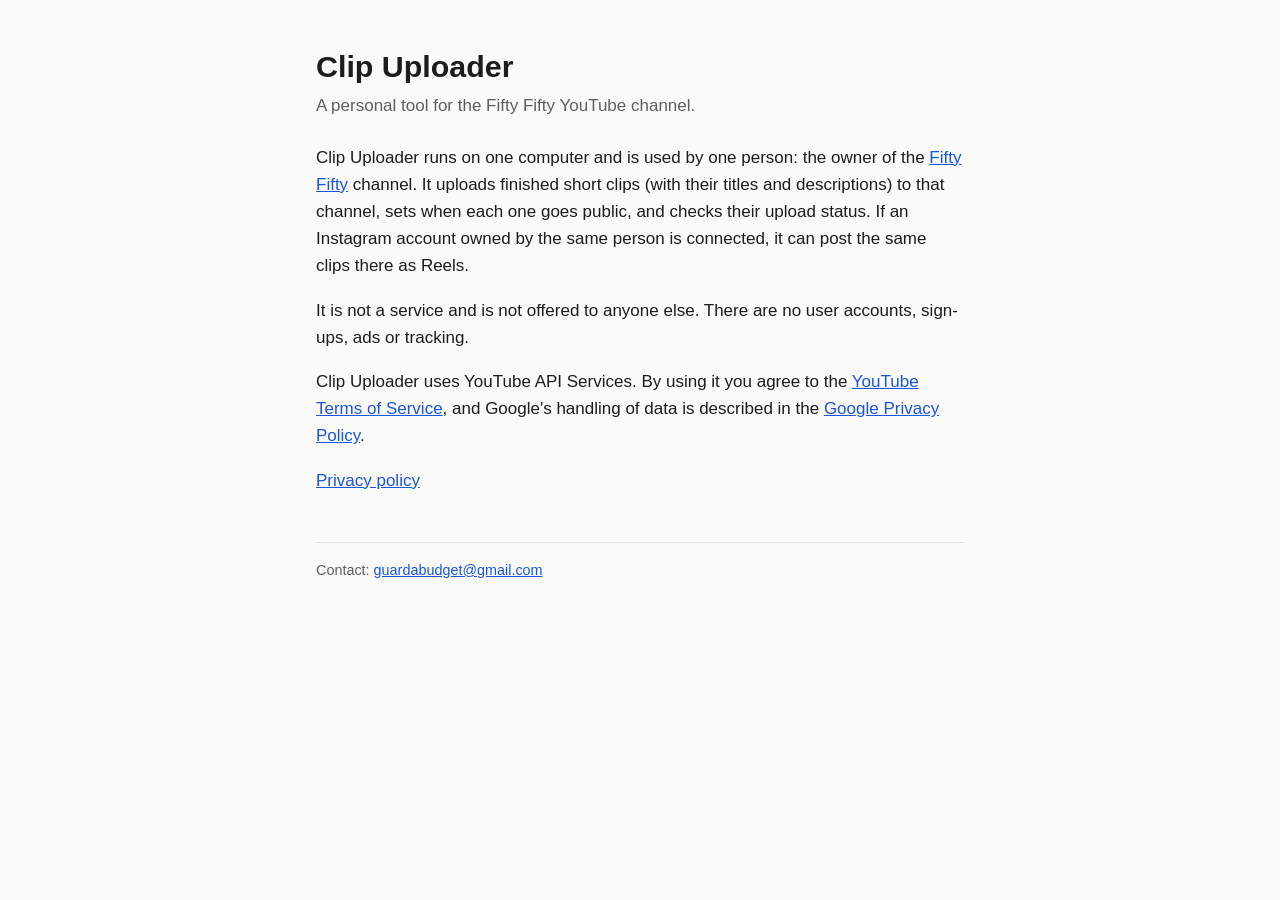
<file: index.html>
<!doctype html>
<html lang="en">
<head>
<meta charset="utf-8">
<meta name="viewport" content="width=device-width, initial-scale=1">
<title>Clip Uploader</title>
<meta name="description" content="Clip Uploader is a personal tool that uploads short clips to the Fifty Fifty YouTube channel.">
<link rel="stylesheet" href="style.css">
</head>
<body>
<main>
  <h1>Clip Uploader</h1>
  <p class="sub">A personal tool for the Fifty Fifty YouTube channel.</p>

  <p>Clip Uploader runs on one computer and is used by one person: the owner of the
  <a href="https://www.youtube.com/channel/UCN3HkruP6xeW_Tn81D6tweQ">Fifty Fifty</a> channel.
  It uploads finished short clips (with their titles and descriptions) to that channel,
  sets when each one goes public, and checks their upload status. If an Instagram account
  owned by the same person is connected, it can post the same clips there as Reels.</p>

  <p>It is not a service and is not offered to anyone else. There are no user accounts,
  sign-ups, ads or tracking.</p>

  <p>Clip Uploader uses YouTube API Services. By using it you agree to the
  <a href="https://www.youtube.com/t/terms">YouTube Terms of Service</a>, and Google's handling of
  data is described in the <a href="https://policies.google.com/privacy">Google Privacy Policy</a>.</p>

  <nav><a href="privacy.html">Privacy policy</a></nav>

  <footer>Contact: <a href="mailto:guardabudget@gmail.com">guardabudget@gmail.com</a></footer>
</main>
</body>
</html>
</file>
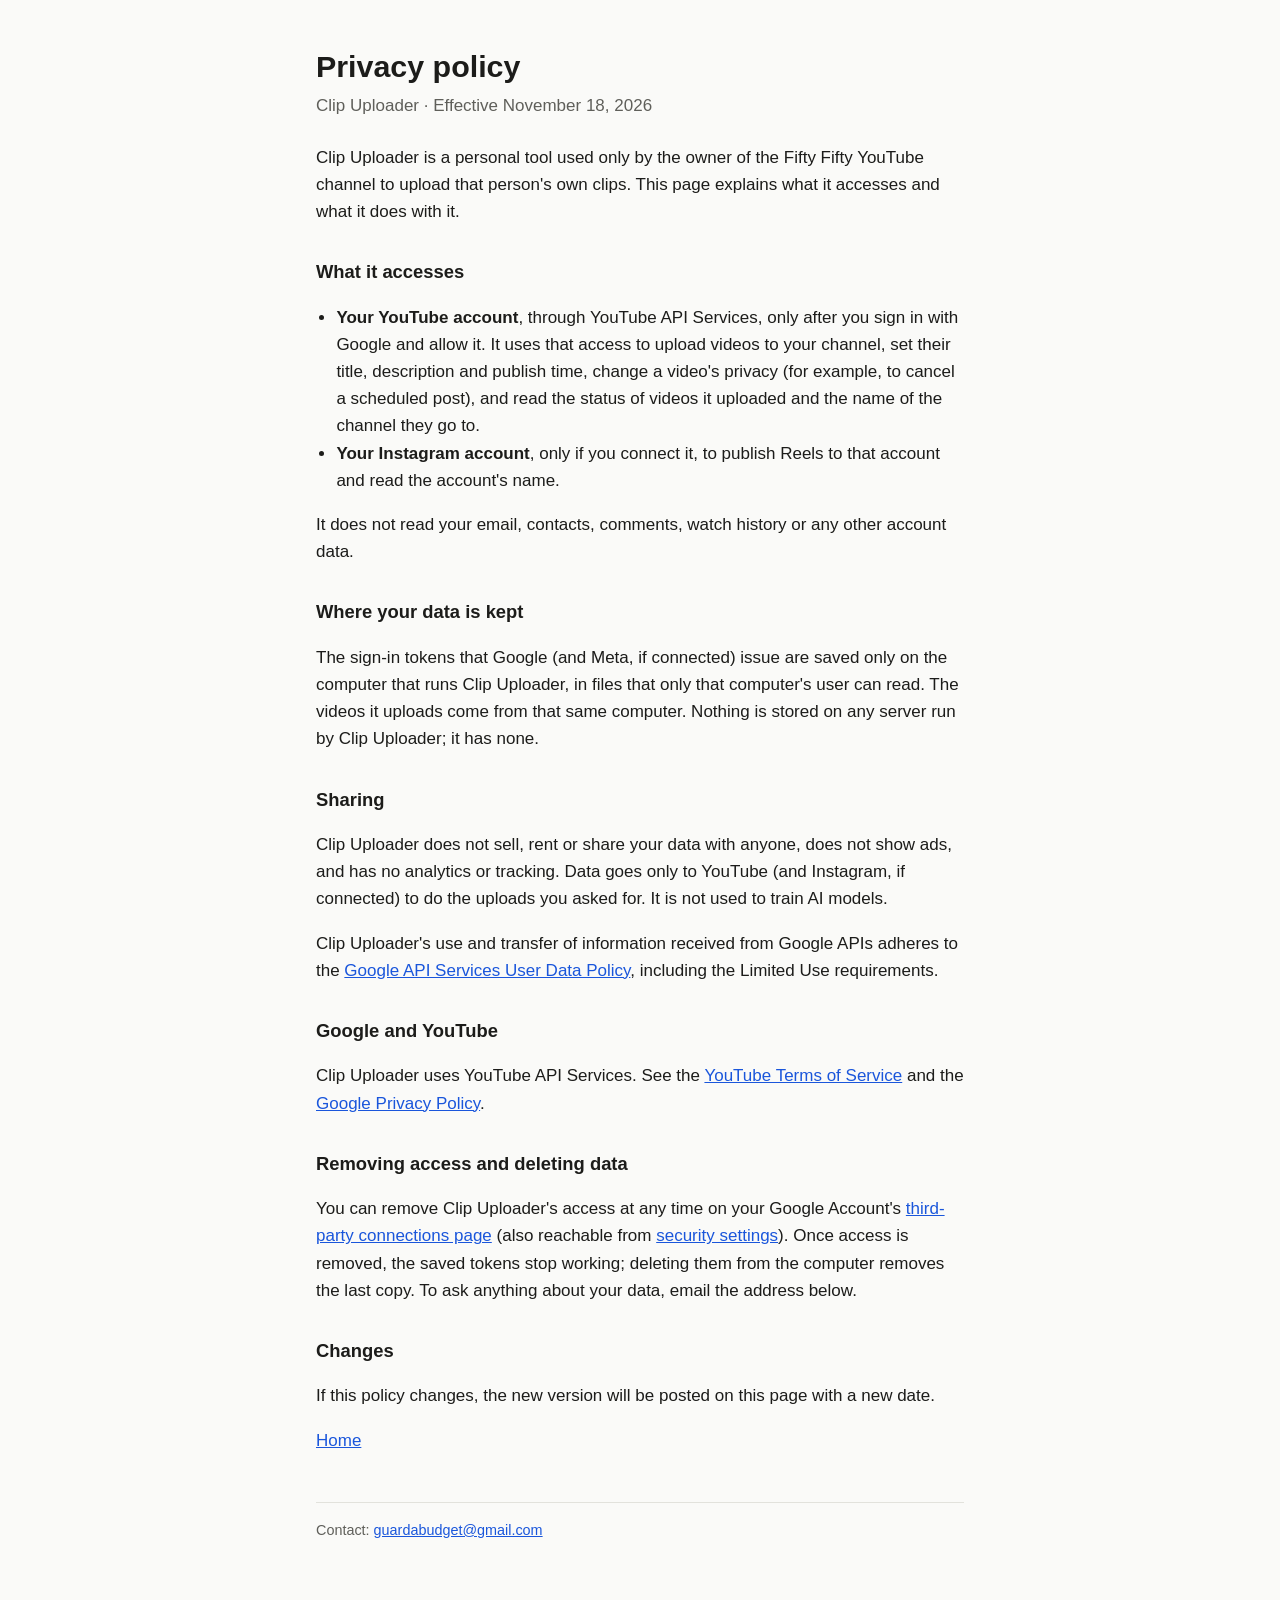
<file: privacy.html>
<!doctype html>
<html lang="en">
<head>
<meta charset="utf-8">
<meta name="viewport" content="width=device-width, initial-scale=1">
<title>Clip Uploader Privacy</title>
<meta name="description" content="Privacy policy for Clip Uploader, a personal tool for the Fifty Fifty YouTube channel.">
<link rel="stylesheet" href="style.css">
</head>
<body>
<main>
  <h1>Privacy policy</h1>
  <p class="sub">Clip Uploader · Effective November 18, 2026</p>

  <p>Clip Uploader is a personal tool used only by the owner of the Fifty Fifty YouTube
  channel to upload that person's own clips. This page explains what it accesses and what
  it does with it.</p>

  <h2>What it accesses</h2>
  <ul>
    <li><strong>Your YouTube account</strong>, through YouTube API Services, only after you sign in
    with Google and allow it. It uses that access to upload videos to your channel, set their
    title, description and publish time, change a video's privacy (for example, to cancel a
    scheduled post), and read the status of videos it uploaded and the name of the channel they go to.</li>
    <li><strong>Your Instagram account</strong>, only if you connect it, to publish Reels to that account
    and read the account's name.</li>
  </ul>
  <p>It does not read your email, contacts, comments, watch history or any other account data.</p>

  <h2>Where your data is kept</h2>
  <p>The sign-in tokens that Google (and Meta, if connected) issue are saved only on the
  computer that runs Clip Uploader, in files that only that computer's user can read. The
  videos it uploads come from that same computer. Nothing is stored on any server run by
  Clip Uploader; it has none.</p>

  <h2>Sharing</h2>
  <p>Clip Uploader does not sell, rent or share your data with anyone, does not show ads,
  and has no analytics or tracking. Data goes only to YouTube (and Instagram, if
  connected) to do the uploads you asked for. It is not used to train AI models.</p>
  <p>Clip Uploader's use and transfer of information received from Google APIs adheres to the
  <a href="https://developers.google.com/terms/api-services-user-data-policy">Google API Services
  User Data Policy</a>, including the Limited Use requirements.</p>

  <h2>Google and YouTube</h2>
  <p>Clip Uploader uses YouTube API Services. See the
  <a href="https://www.youtube.com/t/terms">YouTube Terms of Service</a> and the
  <a href="https://policies.google.com/privacy">Google Privacy Policy</a>.</p>

  <h2>Removing access and deleting data</h2>
  <p>You can remove Clip Uploader's access at any time on your Google Account's
  <a href="https://myaccount.google.com/connections">third-party connections page</a>
  (also reachable from <a href="https://security.google.com/settings/security/permissions">security settings</a>).
  Once access is removed, the saved tokens stop working; deleting them from the computer
  removes the last copy. To ask anything about your data, email the address below.</p>

  <h2>Changes</h2>
  <p>If this policy changes, the new version will be posted on this page with a new date.</p>

  <nav><a href="index.html">Home</a></nav>
  <footer>Contact: <a href="mailto:guardabudget@gmail.com">guardabudget@gmail.com</a></footer>
</main>
</body>
</html>
</file>
<file: style.css>
:root {
  --bg: #fafaf8;
  --text: #1c1c1a;
  --muted: #5f5f5a;
  --line: #e2e2dc;
  --link: #1a56db;
}
@media (prefers-color-scheme: dark) {
  :root {
    --bg: #141413;
    --text: #ececea;
    --muted: #a3a39d;
    --line: #2c2c2a;
    --link: #7aa7ff;
  }
}
* { box-sizing: border-box; }
body {
  margin: 0;
  background: var(--bg);
  color: var(--text);
  font: 17px/1.6 -apple-system, BlinkMacSystemFont, "Segoe UI", Roboto, Helvetica, Arial, sans-serif;
}
main { max-width: 680px; margin: 0 auto; padding: 48px 16px 64px; }
h1 { font-size: 1.9rem; line-height: 1.2; margin: 0 0 8px; }
h2 { font-size: 1.15rem; margin: 32px 0 8px; }
p, li { color: var(--text); }
.sub { color: var(--muted); margin: 0 0 24px; }
a { color: var(--link); }
ul { padding-left: 1.2em; }
footer { margin-top: 48px; padding-top: 16px; border-top: 1px solid var(--line); color: var(--muted); font-size: 0.9rem; }
nav a { margin-right: 16px; }
</file>
